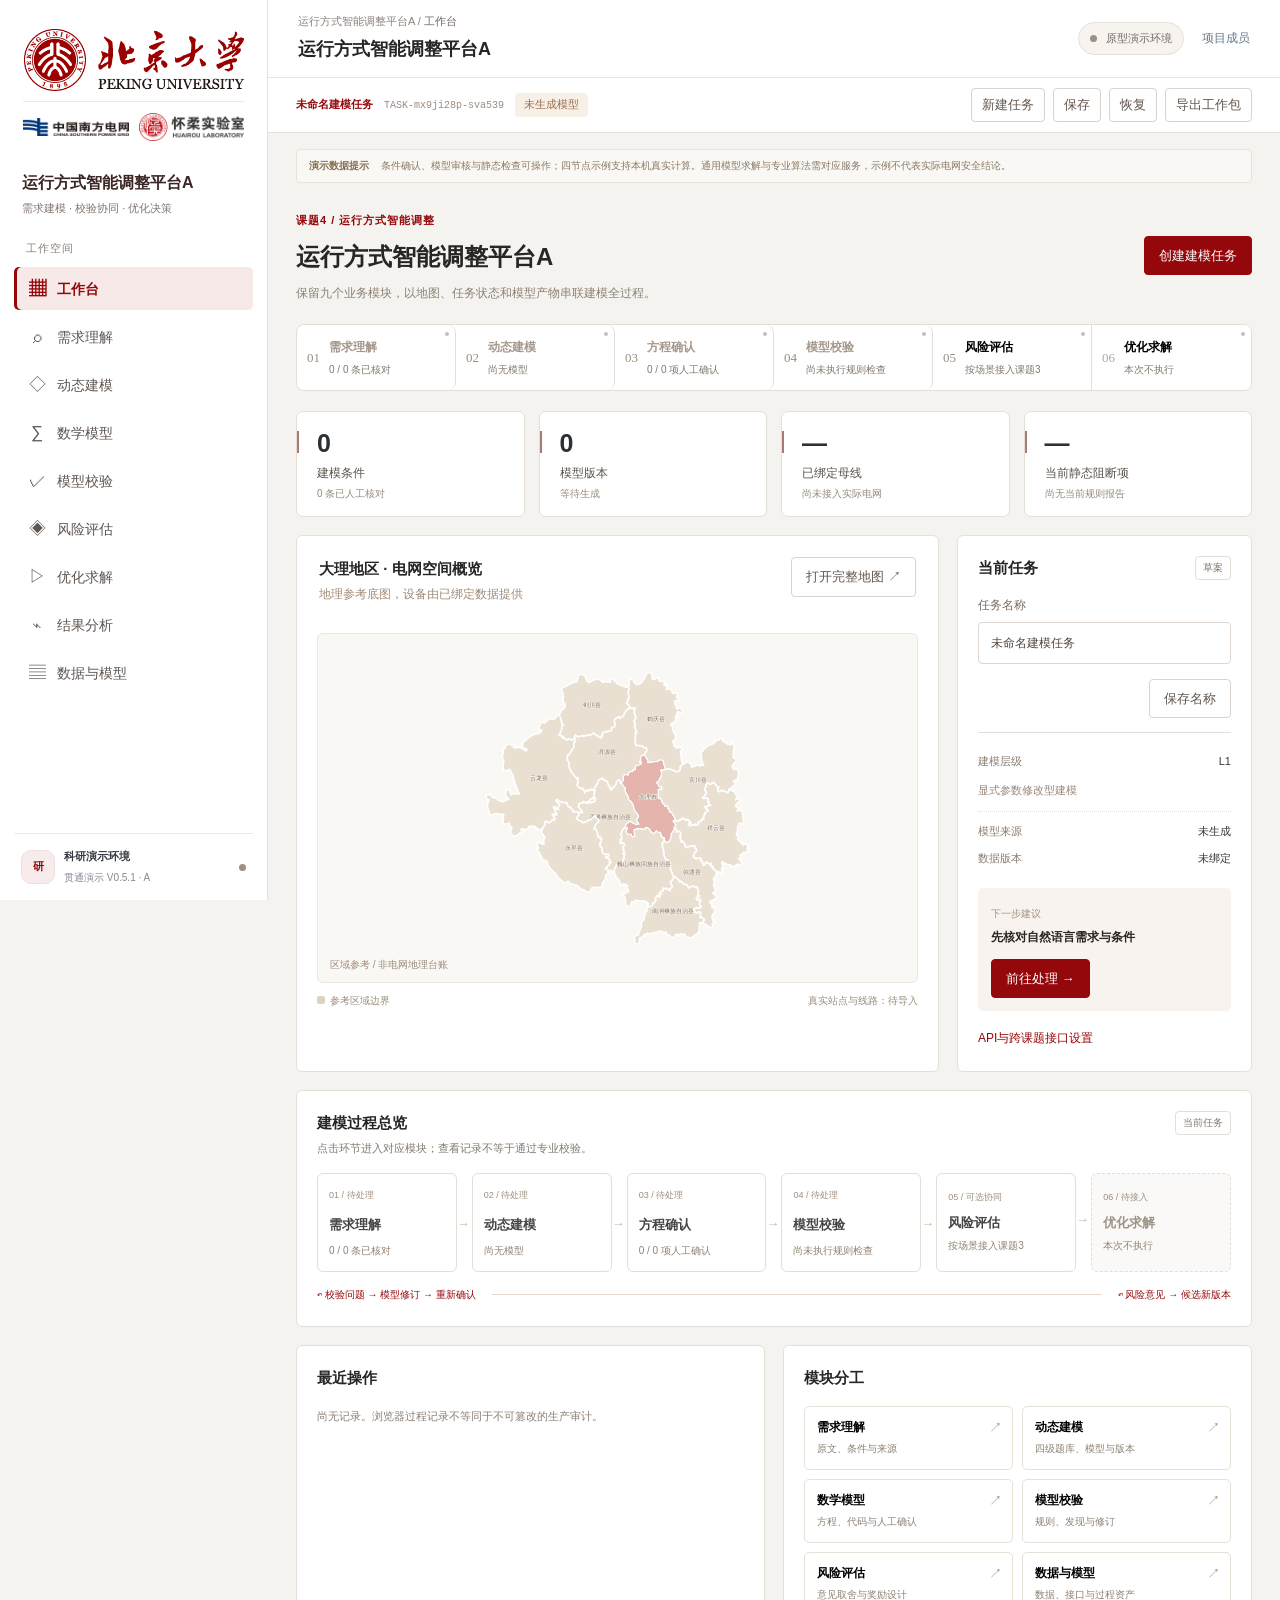
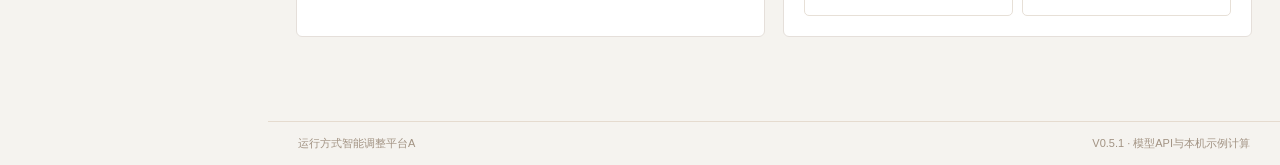
<file: releases/v051-platform-a/index.html>
<!doctype html>
<html lang="zh-CN">
<head>
  <meta charset="utf-8">
  <meta name="viewport" content="width=device-width,initial-scale=1">
  <meta name="theme-color" content="#94070a">
  <title>运行方式智能调整平台A</title>
  <link rel="stylesheet" href="styles.css">
  <link rel="stylesheet" href="branding.css?v=20261113-1">
  <link rel="stylesheet" href="research.css?v=20261113-3">
  <link rel="stylesheet" href="workflow.css?v=4">
  <link rel="stylesheet" href="visualization.css?v=5">
  <link rel="stylesheet" href="platform-a.css?v=051a">
</head>
<body>
<div class="shell">
  <aside class="sidebar" aria-label="平台导航">
    <div class="brand-area">
      <div class="partner-board" role="group" aria-label="项目单位标识：北京大学、中国南方电网、怀柔实验室">
        <div class="partner-logo partner-logo--pku">
          <img src="assets/partners-official/pku.png" width="394" height="111" alt="北京大学 Peking University" decoding="async" fetchpriority="high">
        </div>
        <div class="partner-logo partner-logo--csg">
          <img src="assets/partners-official/csg.png" width="228" height="40" alt="中国南方电网 China Southern Power Grid" decoding="async">
        </div>
        <div class="partner-logo partner-logo--huairou">
          <img src="assets/partners-official/huairou.png" width="234" height="62" alt="怀柔实验室 Huairou Laboratory" decoding="async">
        </div>
      </div>
      <div class="platform-brand">
        <strong>运行方式智能调整平台A</strong>
        <span>需求建模 · 校验协同 · 优化决策</span>
      </div>
    </div>
    <div class="side-caption">工作空间</div>
    <nav id="nav" aria-label="功能导航">
      <button class="nav active" data-page="home"><span class="nav-symbol" aria-hidden="true">▦</span><span>工作台</span></button>
      <button class="nav" data-page="request"><span class="nav-symbol" aria-hidden="true">⌕</span><span>需求理解</span></button>
      <button class="nav" data-page="model"><span class="nav-symbol" aria-hidden="true">◇</span><span>动态建模</span></button>
      <button class="nav" data-page="math"><span class="nav-symbol" aria-hidden="true">∑</span><span>数学模型</span></button>
      <button class="nav" data-page="check"><span class="nav-symbol" aria-hidden="true">✓</span><span>模型校验</span></button>
      <button class="nav" data-page="risk"><span class="nav-symbol" aria-hidden="true">◈</span><span>风险评估</span></button>
      <button class="nav" data-page="solve"><span class="nav-symbol" aria-hidden="true">▷</span><span>优化求解</span></button>
      <button class="nav" data-page="result"><span class="nav-symbol" aria-hidden="true">⌁</span><span>结果分析</span></button>
      <button class="nav" data-page="data"><span class="nav-symbol" aria-hidden="true">▤</span><span>数据与模型</span></button>
    </nav>
    <div class="profile"><div class="avatar">研</div><div><b>科研演示环境</b><small>贯通演示 V0.5.1 · A</small></div><i></i></div>
  </aside>
  <main class="main">
    <header class="topbar">
      <div><small class="breadcrumb">运行方式智能调整平台A / <span id="crumb">工作台</span></small><h1 id="heading">运行方式智能调整平台A</h1></div>
      <div class="top-right"><span class="pill"><i></i> 原型演示环境</span><span class="user">项目成员</span></div>
    </header>
    <div class="warning"><b>演示数据提示</b><span>条件确认、模型审核与静态检查可操作；四节点示例支持本机真实计算。通用模型求解与专业算法需对应服务，示例不代表实际电网安全结论。</span></div>
    <section id="view" class="view"></section>
    <footer>运行方式智能调整平台A <span>V0.5.1 · 四节点贯通演示</span></footer>
  </main>
</div>
<div id="toast" class="toast" role="status" aria-live="polite"></div>
<script src="model-contract.js?v=3"></script>
<script src="api-adapters.js?v=3"></script>
<script src="app.js?v=3"></script>
<script src="advanced.js?v=3"></script>
<script src="workflow-core.js?v=4"></script>
<script src="services-v4.js?v=4"></script>
<script src="workflow-ui.js?v=4"></script>
<script src="assets/geography/dali-reference.js"></script>
<script src="workflow-io.js?v=4"></script>
<script src="visual-map.js?v=5"></script>
<script src="visual-workflow.js?v=5"></script>
</body>
</html>
</file>
<file: releases/v051-platform-a/styles.css>
:root{--navy:#071b31;--navy2:#103655;--blue:#2679c4;--pale:#edf5fc;--ink:#1b2c3e;--muted:#75879a;--line:#e4ebf1;--bg:#f3f6f9;--green:#168b66;--amber:#a86c17}*{box-sizing:border-box}body{margin:0;background:var(--bg);color:var(--ink);font:14px "Segoe UI","Microsoft YaHei",sans-serif}.shell{min-height:100vh;display:flex}.sidebar{width:238px;background:linear-gradient(180deg,#071b31,#0c2b49);color:#d8e5f1;position:fixed;inset:0 auto 0 0;padding:23px 15px;display:flex;flex-direction:column}.brand-logo{width:100%;margin:0 0 24px;background:#fff;border-radius:9px;padding:7px 5px;overflow:hidden}.brand-logo img{display:block;width:100%;height:auto;object-fit:contain}.side-caption{font-size:10px;letter-spacing:1px;color:#718ba5;padding:0 12px 11px}nav{display:grid;gap:5px}.nav{border:0;background:transparent;color:#a9bfd3;border-radius:8px;height:43px;text-align:left;padding:0 13px;font:inherit;cursor:pointer}.nav:hover{background:#ffffff12;color:#fff}.nav.active{background:#174a75;color:#fff;box-shadow:inset 3px 0 #61b8ff}.profile{margin-top:auto;border-top:1px solid #ffffff20;padding:17px 7px 0;display:flex;align-items:center;gap:9px;font-size:11px}.profile b{color:#eaf3fb}.profile i,.pill i{width:7px;height:7px;border-radius:50%;background:#2ac28a;margin-left:auto}.avatar{width:34px;height:34px;border-radius:10px;background:#1c4c73;color:#9ed5ff;display:grid;place-items:center;font-weight:bold}.main{margin-left:238px;width:calc(100% - 238px);min-height:100vh;display:flex;flex-direction:column}.topbar{height:80px;background:white;border-bottom:1px solid var(--line);padding:0 32px;display:flex;align-items:center;justify-content:space-between}.breadcrumb{font-size:10px;color:#91a0ae}.breadcrumb span{color:#526a80}.topbar h1{font-size:19px;margin:5px 0 0}.top-right{display:flex;align-items:center;gap:18px}.pill{font-size:10px;background:#eef6fc;color:#4b7394;padding:7px 11px;border-radius:30px}.pill i{display:inline-block;margin:0 6px 0 0}.user{font-size:11px;color:#63788c}.warning{margin:17px 30px 0;padding:10px 13px;background:#fff8e9;border:1px solid #f0e3c6;border-radius:8px;color:#84652e;font-size:11px;display:flex;gap:12px;line-height:1.6}.warning b{white-space:nowrap;color:#9b6b1e}.view{padding:24px 30px 30px;max-width:1500px;width:100%;margin:auto;flex:1}footer{border-top:1px solid var(--line);padding:13px 30px;color:#98a6b4;font-size:10px;display:flex;justify-content:space-between}.title-row{display:flex;align-items:flex-end;justify-content:space-between;gap:15px;margin-bottom:19px}.eyebrow{font-size:10px;letter-spacing:1.5px;color:#287fc1;font-weight:bold}.title{font-size:21px;font-weight:700;margin:5px 0}.subtitle{font-size:11px;color:var(--muted)}.btn{border:1px solid #d9e3ec;background:#fff;color:#3b5a76;border-radius:7px;padding:9px 13px;font:inherit;font-size:11px;cursor:pointer}.btn.primary{background:#176fb5;color:white;border-color:#176fb5}.btn:hover{filter:brightness(.97)}.grid{display:grid;gap:15px}.four{grid-template-columns:repeat(4,minmax(0,1fr))}.three{grid-template-columns:repeat(3,minmax(0,1fr))}.two{grid-template-columns:repeat(2,minmax(0,1fr))}.card{background:#fff;border:1px solid var(--line);border-radius:11px;padding:17px;box-shadow:0 7px 22px #16344c08;min-width:0}.card-head{display:flex;align-items:center;justify-content:space-between;gap:10px;margin-bottom:13px}.card-head b{font-size:12px}.muted{color:var(--muted)}.tiny{font-size:10px}.metric{font-size:23px;font-weight:700;margin:8px 0 3px}.label{font-size:10px;color:var(--muted)}.status{display:inline-block;font-size:10px;padding:4px 8px;border-radius:20px;background:#eff2f5;color:#6e7e8e;white-space:nowrap}.status.green{background:#e8f7f0;color:#16835f}.status.amber{background:#fff5e5;color:#a86c17}.status.blue{background:#eaf4fc;color:#226fae}.hero{background:linear-gradient(110deg,#0a2947,#15517e);border-radius:13px;padding:25px 27px;color:#fff;display:flex;justify-content:space-between;align-items:center;min-height:165px}.hero h2{font-size:22px;margin:8px 0}.hero p{font-size:11px;color:#c2d8e9;line-height:1.8;max-width:580px}.hero .eyebrow{color:#8bc8f7}.hero-stat{text-align:right;color:#c4dced}.hero-stat strong{display:block;font-size:29px;color:#fff}.quick{display:grid;grid-template-columns:repeat(4,1fr);gap:11px;margin:16px 0}.quick button{background:white;border:1px solid var(--line);border-radius:9px;padding:13px;text-align:left;display:flex;align-items:center;gap:10px;cursor:pointer}.quick button:hover{border-color:#9bc5e7}.qicon{width:34px;height:34px;border-radius:9px;background:#edf5fc;color:#287fc1;display:grid;place-items:center;font-size:17px}.quick b{font-size:11px;display:block}.quick small{font-size:9px;color:var(--muted);display:block;margin-top:3px}.table{width:100%;border-collapse:collapse;font-size:10px}.table th{text-align:left;color:#8a9aaa;background:#f8fafc;padding:9px;font-weight:500}.table td{padding:11px 9px;border-top:1px solid #edf1f4;color:#465d73}.list{display:grid}.list-row{padding:10px 0;border-bottom:1px solid #edf1f4;display:flex;justify-content:space-between;gap:10px;font-size:11px}.list-row:last-child{border:0}.field{display:grid;gap:6px;margin:0 0 12px}.field label{font-size:10px;color:#687d91}.field input,.field select,.field textarea{width:100%;border:1px solid #dce5ed;border-radius:7px;padding:10px;font:inherit;font-size:11px;background:#fff;color:#2c4358}.field textarea{min-height:90px;resize:vertical}.form-grid{display:grid;grid-template-columns:1fr 1fr;gap:0 12px}.split{display:grid;grid-template-columns:1fr 1fr;gap:15px}.chat{min-height:320px;display:flex;flex-direction:column}.bubble{padding:11px 13px;border-radius:9px;font-size:11px;line-height:1.8;margin-bottom:10px;max-width:95%}.bubble.ai{background:#f0f5f9;color:#4b6278;align-self:flex-start}.bubble.user{background:#eaf4fc;color:#245f90;align-self:flex-end}.chat-input{display:flex;gap:7px;margin-top:auto}.chat-input input{flex:1;min-width:0;border:1px solid #dce5ed;border-radius:7px;padding:10px;font-size:11px}.level-list{display:grid;gap:8px}.level{width:100%;border:1px solid var(--line);background:#fff;border-radius:9px;padding:12px;display:flex;gap:11px;text-align:left;cursor:pointer;align-items:flex-start}.level.selected{border:1.5px solid #3b8bcb;background:#f2f8fd;box-shadow:0 0 0 3px #eaf4fc}.level-code{width:33px;height:33px;border-radius:8px;background:#eaf4fc;color:#176fb5;display:grid;place-items:center;font-weight:bold;flex:none}.level b{font-size:11px}.level small{display:block;font-size:10px;color:var(--muted);line-height:1.6;margin-top:4px}.level .status{margin-left:auto}.tabs{display:flex;gap:5px;border-bottom:1px solid var(--line);margin-bottom:15px;overflow:auto}.tab{border:0;border-bottom:2px solid transparent;background:none;padding:10px 12px;color:#8090a0;font-size:10px;cursor:pointer;white-space:nowrap}.tab.active{border-color:#267bc0;color:#176db2;font-weight:bold}.formula{background:#f6f9fb;border-radius:8px;padding:14px;text-align:center;color:#1c4668;font:16px Georgia,serif;margin:9px 0;overflow:auto}.code{background:#0c2238;color:#d5e7f5;padding:14px;border-radius:8px;font:11px/1.8 Consolas,monospace;white-space:pre-wrap}.callout{border-left:3px solid #4d9bd2;background:#f1f7fc;padding:10px 12px;border-radius:0 7px 7px 0;color:#5d748a;font-size:10px;line-height:1.7}.check{display:flex;align-items:center;gap:10px;padding:11px 0;border-bottom:1px solid #edf1f4}.check-icon{width:28px;height:28px;background:#f0f4f7;border-radius:8px;display:grid;place-items:center;color:#5e7991}.check b{font-size:11px}.check small{display:block;color:var(--muted);font-size:9px;margin-top:4px}.check .status{margin-left:auto}.empty{background:#f8fafc;border:1px dashed #d7e1e9;border-radius:8px;padding:24px;text-align:center;color:#8999a9;font-size:11px;line-height:1.8}.topology{background:#f5f9fc;border:1px solid #e1ebf3;border-radius:9px;padding:10px;min-height:235px}.topology svg{width:100%;height:210px}.edge{stroke:#83a9c8;stroke-width:2;fill:none}.edge.warn{stroke:#d5a14c;stroke-dasharray:5 4}.node{fill:#fff;stroke:#3688c6;stroke-width:2}.topology text{font:10px sans-serif;fill:#58748c}.timeline{display:flex;gap:4px;flex-wrap:wrap}.time{border:1px solid #dce5ed;background:white;color:#62778b;padding:6px 8px;border-radius:6px;font-size:9px;cursor:pointer}.time.active{background:#eaf4fc;border-color:#79b6e1;color:#176fb5;font-weight:bold}.bars{height:130px;display:flex;align-items:flex-end;gap:7px;padding:12px 5px 0;border-bottom:1px solid var(--line)}.bar{flex:1;background:linear-gradient(#65a9dc,#2879ba);border-radius:4px 4px 0 0}.toast{position:fixed;right:25px;bottom:22px;background:#102e49;color:white;border-radius:8px;padding:11px 15px;font-size:11px;opacity:0;transform:translateY(8px);transition:.2s;pointer-events:none}.toast.show{opacity:1;transform:none}.brand-logo{box-shadow:0 3px 12px #00000012}
@media(max-width:1050px){.sidebar{width:205px}.main{margin-left:205px;width:calc(100% - 205px)}.four{grid-template-columns:repeat(2,1fr)}.quick{grid-template-columns:repeat(2,1fr)}}@media(max-width:720px){.sidebar{width:62px;padding:14px 7px}.brand{padding:4px 3px 22px}.brand>div:last-child,.side-caption,.profile>div:not(.avatar),.profile i{display:none}.brand-icon{width:43px;height:43px}.nav{font-size:0;text-align:center;padding:0}.nav:first-letter{font-size:16px}.profile{justify-content:center;padding:14px 0 0}.main{margin-left:62px;width:calc(100% - 62px)}.topbar{padding:0 13px;height:70px}.top-right .pill,.user{display:none}.view{padding:18px 13px}.warning{margin:12px 13px 0}.two,.three,.split{grid-template-columns:1fr}.four{grid-template-columns:1fr 1fr}.quick{grid-template-columns:1fr 1fr}.hero-stat{display:none}.title-row{align-items:flex-start;flex-direction:column}.form-grid{grid-template-columns:1fr}footer{padding:12px 13px}}
</file>
<file: releases/v051-platform-a/branding.css>
/* Three institutional marks: official source art, original color, proportional sizing. Kept separate from the prototype's business styles. */:root {
  --sidebar-width: 292px;
}
.sidebar {
  width: var(--sidebar-width);
  padding: 20px 16px 16px;
  height: 100vh;
  height: 100dvh;
  overflow: hidden;
}
.main {
  margin-left: var(--sidebar-width);
  width: calc(100% - var(--sidebar-width));
  min-width: 0;
}
.brand-area {
  flex: 0 0 auto;
  margin-bottom: 16px;
}
.partner-board {
  display: grid;
  justify-items: center;
  gap: 11px;
  padding: 17px 17px 16px;
  background: #fff;
  border: 1px solid rgba(211, 225, 238, .9);
  border-radius: 12px;
  box-shadow: 0 8px 24px rgba(0, 10, 26, .13);
}
.partner-logo {
  display: flex;
  align-items: center;
  justify-content: center;
  width: 100%;
  min-width: 0;
}
.partner-logo img {
  display: block;
  width: auto;
  max-width: 100%;
  height: auto;
  object-fit: contain;
  flex: 0 1 auto;
}
.partner-logo--pku {
  padding-bottom: 12px;
  border-bottom: 1px solid #edf1f5;
}
.partner-logo--pku img { width: 222px; }
.partner-logo--csg img { width: 210px; }
.partner-logo--huairou img { width: 192px; }
.platform-brand {
  display: flex;
  align-items: baseline;
  gap: 9px;
  padding: 15px 3px 0;
}
.platform-brand strong {
  font-size: 15px;
  line-height: 1.5;
  letter-spacing: .5px;
  color: #f3f8fd;
  white-space: nowrap;
}
.platform-brand > span {
  color: #a8bfd3;
  font-size: 10px;
  line-height: 1.6;
  white-space: nowrap;
}
.sidebar .side-caption { flex: 0 0 auto; padding: 0 12px 10px; }
.sidebar #nav {
  display: flex;
  flex-direction: column;
  gap: 4px;
  flex: 1 1 auto;
  min-height: 0;
  overflow-y: auto;
  overscroll-behavior: contain;
  scrollbar-width: thin;
  scrollbar-color: #3b5a75 transparent;
  padding-bottom: 8px;
}
.sidebar .nav {
  display: flex;
  align-items: center;
  gap: 12px;
  flex: 0 0 40px;
  min-height: 40px;
  width: 100%;
  font-size: 13px;
  text-align: left;
  padding: 0 13px;
  white-space: nowrap;
}
.nav-symbol { width: 20px; text-align: center; font-size: 17px; line-height: 1; }
.sidebar .nav:focus-visible {
  outline: 2px solid #83c8ff;
  outline-offset: -2px;
}
.sidebar .profile { flex: 0 0 auto; margin-top: 10px; padding-top: 14px; }
.sidebar .profile small { display: block; color: #8da9c3; font-size: 10px; margin-top: 4px; }
.sidebar .profile > div:not(.avatar) { min-width: 0; }
@media (min-width: 761px) and (max-width: 1100px) {
  :root { --sidebar-width: 268px; }
  .sidebar { padding: 16px 14px 14px; }
  .partner-board { padding: 15px 13px; gap: 10px; }
  .partner-logo--pku img { width: 208px; }
  .partner-logo--csg img { width: 200px; }
  .partner-logo--huairou img { width: 184px; }
  .platform-brand { flex-direction: column; gap: 0; padding-top: 12px; }
  .brand-area { margin-bottom: 13px; }
  .main .topbar { padding-left: 22px; padding-right: 22px; }
  .main .topbar h1 { font-size: 17px; }
  .top-right .user { display: none; }
}
/* Small screens use a full-width header, not microscopic logos in an icon rail. */
@media (max-width: 760px) {
  .shell { display: block; }
  .sidebar {
    position: relative;
    inset: auto;
    width: 100%;
    height: auto;
    padding: 14px 14px 0;
    overflow: visible;
  }
  .brand-area { width: 100%; margin: 0 0 12px; }
  .partner-board {
    grid-template-columns: minmax(0, 1fr) minmax(0, 1fr);
    column-gap: 18px;
    row-gap: 9px;
    padding: 13px 15px 14px;
    max-width: 520px;
    margin: 0 auto;
    border-radius: 10px;
  }
  .partner-logo--pku { grid-column: 1 / -1; padding-bottom: 10px; }
  .partner-logo--pku img { width: 188px; }
  .partner-logo--csg img { width: 176px; }
  .partner-logo--huairou img { width: 164px; }
  .platform-brand { justify-content: center; padding-top: 11px; gap: 9px; }
  .platform-brand strong { font-size: 15px; }
  .platform-brand > span { font-size: 11px; }
  .sidebar .side-caption, .sidebar .profile { display: none; }
  .sidebar #nav {
    flex: none;
    flex-direction: row;
    overflow-x: auto;
    overflow-y: hidden;
    gap: 5px;
    margin: 0 -2px;
    padding: 2px 2px 12px;
    width: calc(100% + 4px);
    -webkit-overflow-scrolling: touch;
    scrollbar-width: thin;
  }
  .sidebar .nav {
    flex: 0 0 auto;
    width: auto;
    min-width: 99px;
    height: 40px;
    padding: 0 12px;
    gap: 7px;
    justify-content: center;
    font-size: 12px;
  }
  .sidebar .nav:first-letter { font-size: inherit; }
  .main { margin-left: 0; width: 100%; }
  .main .topbar { min-height: 70px; height: auto; padding: 14px; }
  .main .topbar h1 { font-size: 17px; line-height: 1.5; }
  .top-right .pill, .top-right .user { display: none; }
  .main .warning { margin: 12px 14px 0; }
  .main .view { padding: 18px 14px 24px; }
  .main .two, .main .three, .main .split { grid-template-columns: minmax(0, 1fr); }
  .main .form-grid { grid-template-columns: minmax(0, 1fr); }
  .main .hero-stat { display: none; }
  .main .title-row { align-items: flex-start; flex-direction: column; }
  .main footer { padding: 12px 14px; flex-wrap: wrap; gap: 7px; }
}
@media (max-width: 380px) {
  .partner-board { padding: 12px; column-gap: 13px; }
  .platform-brand { gap: 8px; }
  .platform-brand > span { font-size: 10px; }
}
/* Partner-logo composition: PKU above, CSG and Huairou side-by-side. */
.partner-board{grid-template-columns:minmax(0,1fr) minmax(0,1fr);grid-template-rows:auto auto;align-items:center;justify-items:center;column-gap:14px;row-gap:10px;padding:13px 12px 12px}
.partner-logo--pku{grid-column:1/-1;padding-bottom:10px}
.partner-logo--pku img{width:226px;max-width:100%}
.partner-logo--csg img,.partner-logo--huairou img{width:118px;max-width:100%}
.partner-logo--csg,.partner-logo--huairou{min-height:34px}
.platform-brand{flex-wrap:wrap;gap:4px 8px;padding-top:12px}
@media(min-width:761px) and (max-width:1100px){.partner-board{column-gap:10px;row-gap:8px;padding:12px 10px}.partner-logo--pku img{width:210px}.partner-logo--csg img,.partner-logo--huairou img{width:106px}}
@media(max-width:760px){.partner-board{grid-template-columns:minmax(0,1fr) minmax(0,1fr)}.partner-logo--pku img{width:205px}.partner-logo--csg img,.partner-logo--huairou img{width:145px}}
@media(max-width:380px){.partner-board{column-gap:9px}.partner-logo--csg img,.partner-logo--huairou img{width:126px}}
/* Remote model API and structured output UI */
.advanced-panel{margin-top:15px}.advanced-grid{display:grid;grid-template-columns:repeat(2,minmax(0,1fr));gap:12px}.advanced-field{display:grid;gap:6px;min-width:0}.advanced-field label{font-size:10px;color:#687d91}.advanced-field input,.advanced-field select,.advanced-field textarea{width:100%;min-width:0;border:1px solid #dce5ed;border-radius:7px;padding:10px;font:inherit;font-size:11px;background:#fff;color:#2c4358}.advanced-field input:focus{outline:0;border-color:#73add9;box-shadow:0 0 0 3px #eaf4fc}.advanced-actions{display:flex;gap:8px;justify-content:flex-end;flex-wrap:wrap;margin-top:12px}.endpoint-note{font-size:10px;color:#74879a;line-height:1.7}.case-grid{display:grid;grid-template-columns:repeat(2,minmax(0,1fr));gap:12px}.case-card{border:1px solid #e2eaf1;border-radius:9px;padding:13px;background:#fff;min-width:0}.case-card.selected{border-color:#438fc9;background:#f4f9fd;box-shadow:0 0 0 2px #e8f3fb}.case-card h4{margin:0 0 6px;font-size:12px}.case-card p{margin:0 0 10px;color:#73879a;font-size:10px;line-height:1.65}.case-prompt{max-height:150px;overflow:auto;white-space:pre-wrap;background:#f7f9fb;border:1px solid #e9eef3;border-radius:7px;padding:10px;font-size:10px;line-height:1.65;color:#43586c}.output-grid{display:grid;grid-template-columns:repeat(2,minmax(0,1fr));gap:12px}.output-block{border:1px solid #e3eaf0;border-radius:9px;background:#fff;padding:13px;min-width:0}.output-block h4{margin:0 0 9px;font-size:11px;color:#24435f;display:flex;align-items:center;justify-content:space-between;gap:8px}.output-block p,.output-block li{font-size:10px;line-height:1.7;color:#60758a}.output-block ul{margin:0;padding-left:17px}.output-block .code{max-height:220px;font-size:10px}.output-kv{display:grid;grid-template-columns:92px minmax(0,1fr);gap:7px 9px;font-size:10px}.output-kv span:nth-child(odd){color:#8292a1}.output-kv span:nth-child(even){color:#354e65;overflow-wrap:anywhere}.schema-banner{display:flex;justify-content:space-between;align-items:center;gap:12px;padding:10px 12px;background:#f0f6fb;border:1px solid #dfebf5;border-radius:8px;margin-bottom:12px}.schema-banner strong{font-size:11px;color:#27577e}.schema-banner small{display:block;font-size:9px;color:#7a8fa2;margin-top:3px}
@media(max-width:760px){.advanced-grid,.case-grid,.output-grid{grid-template-columns:minmax(0,1fr)}.schema-banner{align-items:flex-start;flex-direction:column}}
/* 2026-11-13 V0.3: restrained Peking University-inspired academic palette */
:root{--navy:#8c1d32;--navy2:#a3263d;--blue:#8c1d32;--pale:#f8edf0;--ink:#252a31;--muted:#737983;--line:#e6e2e2;--bg:#f5f5f4;--green:#237b5b;--amber:#9a6b22;--pku-red:#8c1d32;--pku-red-dark:#741629;--pku-red-pale:#f8edf0}
body{background:var(--bg);color:var(--ink)}
.sidebar{background:#fff;color:#424750;border-right:1px solid #e7e3e3;box-shadow:2px 0 12px rgba(40,24,28,.025)}
.sidebar .side-caption{color:#8a7b7e}
.sidebar .nav{color:#555b64}
.sidebar .nav:hover{background:#faf4f5;color:var(--pku-red)}
.sidebar .nav.active{background:var(--pku-red-pale);color:var(--pku-red);box-shadow:inset 3px 0 var(--pku-red);font-weight:650}
.sidebar .profile{border-top-color:#eee8e9}
.sidebar .profile b{color:#353a42}
.sidebar .profile small{color:#858b94}
.avatar{background:var(--pku-red-pale);color:var(--pku-red);border:1px solid #efdde1}
.platform-brand strong{color:#4a202b}
.platform-brand>span{color:#777d86}
.partner-board{box-shadow:0 3px 12px rgba(30,20,24,.055);border-color:#e9e3e4}
.main{background:#f6f6f5}
.topbar{border-bottom-color:#e8e4e4}
.breadcrumb span{color:var(--pku-red)}
.pill{background:#f8edf0;color:var(--pku-red)}
.pill i{background:var(--pku-red)}
.title-row .eyebrow{color:var(--pku-red)}
.btn.primary{background:var(--pku-red);border-color:var(--pku-red);color:#fff}
.btn.primary:hover{background:var(--pku-red-dark);border-color:var(--pku-red-dark)}
.btn:focus-visible,.nav:focus-visible,.tab:focus-visible,.level:focus-visible{outline:2px solid #b35a6d;outline-offset:2px}
.card{border-color:#e7e3e3;box-shadow:0 3px 12px rgba(35,28,30,.035);border-radius:9px}
.hero{background:#fff;color:var(--ink);border:1px solid #e8e2e3;border-left:4px solid var(--pku-red);border-radius:9px;box-shadow:none}
.hero h2{color:#292d33}.hero p{color:#686e77}.hero .eyebrow{color:var(--pku-red)}
.hero-stat{color:#777d86}.hero-stat strong{color:var(--pku-red)}
.quick button:hover{border-color:#c98b98;background:#fffdfd}
.qicon{background:var(--pku-red-pale);color:var(--pku-red)}
.status.blue{background:#f8edf0;color:var(--pku-red)}
.level.selected{border-color:#b65e70;background:#fcf6f7;box-shadow:0 0 0 2px #f7e9ec}
.level-code{background:#f8edf0;color:var(--pku-red)}
.tab.active{border-color:var(--pku-red);color:var(--pku-red)}
.formula{background:#f7f5f5;color:#45232b}
.callout{border-left-color:var(--pku-red);background:#faf4f5;color:#66565b}
.time.active{background:#f8edf0;border-color:#c98b98;color:var(--pku-red)}
.bars .bar{background:linear-gradient(#b65e70,#8c1d32)}
.topology{background:#faf9f8;border-color:#e9e5e3}.node{stroke:var(--pku-red)}.edge{stroke:#9b8b8f}
.schema-banner{background:#faf4f5;border-color:#eee0e3}.schema-banner strong{color:#702237}
.case-card.selected{border-color:#b65e70;background:#fdf8f9;box-shadow:0 0 0 2px #f7e9ec}
.output-block h4{color:#702237}.check-icon{background:#f8edf0;color:var(--pku-red)}
.toast{background:#4a202b}
.warning{background:#faf6ef;border-color:#eee5d4;color:#76613f}
@media(max-width:760px){.sidebar{background:#fff}.sidebar .nav.active{box-shadow:inset 0 -2px var(--pku-red)}.hero{padding:20px}}
</file>
<file: releases/v051-platform-a/research.css>
/* 北大红为主色：以官网列出的Web色值 #94070A 为依据，界面配色为本项目设计。 */
:root{--pku-red:#94070a;--pku-red-dark:#74080b;--pku-red-pale:#f7ebeb;--blue:#94070a;--navy:#94070a;--ink:#282624;--muted:#78726e;--line:#e5e0db;--bg:#f5f3ef;--sidebar-width:268px}
body{font-family:'Microsoft YaHei','PingFang SC','Segoe UI',sans-serif;font-size:14px;line-height:1.6;background:var(--bg);color:var(--ink)}
.sidebar{width:var(--sidebar-width);padding:18px 14px 14px;background:#fff;border-right:1px solid var(--line);box-shadow:none}
.main{margin-left:var(--sidebar-width);width:calc(100% - var(--sidebar-width));background:var(--bg)}
.partner-board{padding:11px 9px 12px;column-gap:10px;row-gap:8px;border:0;border-radius:0;box-shadow:none}
.partner-logo--pku{padding-bottom:10px;border-bottom-color:#eee8e2}.partner-logo--pku img{width:220px}.partner-logo--csg img,.partner-logo--huairou img{width:110px}
.platform-brand{padding:14px 8px 0;display:block}.platform-brand strong{font-size:17px;color:#3b2725}.platform-brand>span{display:block;font-size:12px;color:#817570;margin-top:2px}
.brand-area{margin-bottom:23px}.sidebar .side-caption{font-size:11px;color:#8b817b;letter-spacing:1px}
.sidebar #nav{gap:5px;scrollbar-color:#c6b5b2 transparent}.sidebar .nav{font-size:14px;min-height:43px;flex-basis:43px;border-radius:5px;gap:10px;color:#5e5651}
.sidebar .nav.active{background:#f6e9e8;color:var(--pku-red);box-shadow:inset 3px 0 var(--pku-red);font-weight:600}.sidebar .nav:hover{background:#faf3f1;color:var(--pku-red)}
.topbar{height:78px;padding:0 30px;background:#fff}.topbar h1{font-size:18px;font-weight:600}.breadcrumb{font-size:11px;color:#8a817c}.breadcrumb span{color:#706660}
.pill{font-size:11px;background:#f7f4f0;color:#776762;border:1px solid #e9dfd6}.pill i,.sidebar .profile i{background:#9c8f83}.user{font-size:12px}
.warning{margin:16px 28px 0;padding:8px 12px;background:#faf8f5;color:#8a7964;border-color:#e9e2d8;font-size:11px;border-radius:4px}.warning b{color:#856d50}
.view{padding:25px 28px 32px;max-width:1600px;margin:0 auto;width:100%}.title-row{margin-bottom:20px;align-items:center}.eyebrow{font-size:11px;letter-spacing:1px;color:var(--pku-red)}.title{font-size:24px;font-weight:600;margin:3px 0 6px;letter-spacing:.4px}.subtitle{font-size:13px;line-height:1.7;color:#847b75;max-width:760px}
.card{padding:20px;border:1px solid #e5dfda;border-radius:6px;box-shadow:none}.card-head{margin-bottom:16px;align-items:flex-start}.card-head b{font-size:15px;font-weight:600}.muted{color:#817972}.tiny,.label{font-size:12px}.metric{font-size:26px;font-weight:600;line-height:1.45}.btn{font-size:13px;line-height:1.5;padding:9px 14px;border-color:#dcd3cd;color:#63564d;border-radius:4px;background:#fff}.btn.primary{background:var(--pku-red);border-color:var(--pku-red)}.btn.primary:hover{background:#7c080b}.btn:disabled{opacity:.55;cursor:not-allowed}.btn.ghost{background:#faf5f2;border-color:#eee1d9}
.hero{background:#fff;color:#332b26;border:1px solid #e5dfda;border-top:3px solid var(--pku-red);border-left-width:1px;padding:25px 28px;min-height:166px;border-radius:5px;box-shadow:none}.hero h2{font-size:24px;letter-spacing:1px;font-weight:600;margin:8px 0 10px}.hero p{font-size:13px;color:#81766e;max-width:720px}.hero-stat strong{color:var(--pku-red)}.hero:after{display:none}
.quick button{border-color:#e5dfda;border-radius:5px;padding:18px 13px;gap:10px}.quick b{font-size:14px;font-weight:600}.quick small{font-size:11px;line-height:1.6}.qicon{font-size:13px;background:#f7efea;color:var(--pku-red);border-radius:3px;flex-shrink:0}
.status{font-size:11px;padding:3px 9px;border-radius:4px;font-weight:400}.status.blue{background:#f7eae8;color:var(--pku-red)}.status.amber{background:#f7f1e4;color:#9a773e}.status.green{background:#edf5f0;color:#36775c}
.table{font-size:13px}.table th{font-size:12px;background:#f8f5f1;color:#948174;padding:11px 10px}.table td{padding:12px 10px;color:#544b44;border-color:#f0ebe6}.list-row{font-size:13px;padding:12px 0;align-items:baseline}.list-row b{text-align:right;font-weight:500;overflow-wrap:anywhere}
.field label,.advanced-field label{font-size:12px;color:#786a60}.field input,.field select,.field textarea,.advanced-field input,.advanced-field select,.advanced-field textarea{font-size:13px;line-height:1.7;border:1px solid #ded6cf;padding:10px 12px;border-radius:4px;color:#4f453e;outline:none}
.field input:focus,.field select:focus,.field textarea:focus,.advanced-field input:focus{border-color:#ab6b66;box-shadow:0 0 0 2px #f7ece9}.field textarea{resize:vertical}.field{margin-bottom:15px}.endpoint-note{font-size:12px;color:#8c8179;line-height:1.8}.callout{border-left:2px solid #ae7770;background:#faf5f1;color:#826e62;padding:11px 14px;font-size:12px;line-height:1.8;border-radius:0}.empty{padding:25px 20px;background:#fcfaf7;border-color:#e5dbd1;color:#a4978b;font-size:13px}
.tag{display:inline-block;border:1px solid #e8e0da;border-radius:3px;padding:2px 6px;font-size:11px;color:#968375;background:#fff}.tabs{gap:14px;margin-bottom:20px;border-bottom-color:#e8dfd8}.tab{font-size:13px;padding:12px 4px}.tab.active{color:var(--pku-red);border-color:var(--pku-red)}
.level{padding:14px;gap:10px;border-radius:4px;min-height:92px;align-items:flex-start}.level b{font-size:14px;line-height:1.7}.level small{font-size:12px;color:#96867a}.level.selected{border:1px solid #a9544e;background:#fcf6f3;box-shadow:none}.level-code{background:#f5e9e4;color:var(--pku-red);border-radius:3px;font:600 13px/1.6 'Segoe UI',sans-serif;flex:none}
.level-strip{display:grid;grid-template-columns:repeat(4,minmax(0,1fr));gap:10px;margin-bottom:18px}.level-strip .level{display:block}.level-strip .level-code{display:inline-grid;width:30px;height:26px;margin-bottom:7px}.level-strip b{display:block;line-height:1.6}.level-strip small{display:block;font-size:11px}
.model-layout{display:grid;grid-template-columns:minmax(265px,.8fr) minmax(0,1.65fr);gap:18px}.case-card{border:1px solid #e7dfd6;border-radius:4px;padding:14px;margin-bottom:10px}.case-card:last-child{margin-bottom:0}.case-card.selected{border-color:#b78175;background:#fcf6f2;box-shadow:none}.case-card h4{font-size:13px;margin:0 0 5px}.case-card p{font-size:12px;margin:6px 0;color:#8e7f72}.case-level{display:flex;gap:9px}.case-level b{font-size:13px}.case-level small{display:block;font-size:11px;color:#9b8d81}.case-details{margin:12px 0}.case-details summary{cursor:pointer;font-size:12px;color:#8e7465}.case-prompt{font-size:13px;line-height:1.85;background:#fbf8f4;border-color:#e9e0d6;color:#746051;padding:14px;max-height:230px}.case-selected{padding:10px 0;font-size:12px;color:#8a786b}.case-selected span{display:block}
.request-layout{display:grid;grid-template-columns:minmax(0,1.3fr) minmax(260px,.8fr);gap:18px}.api-config{margin-top:16px}.api-config details summary{cursor:pointer;font-size:14px;color:#675345}.config-help{margin:10px 0 0}.form-actions{display:flex;gap:8px;flex-wrap:wrap;align-items:center;justify-content:flex-end;margin-top:15px}.request-status{font-size:12px;line-height:1.8;margin-top:12px;color:#8d6b56;overflow-wrap:anywhere}.source-label{font-size:11px;color:#a28b79;margin:6px 0 12px}.section-subtitle{font-size:12px;color:#a18a76;margin-top:4px}
.output-grid{gap:15px}.output-block{padding:19px;border:1px solid #e6ddd3;border-radius:5px}.output-block h4{font-size:14px;color:#58392f;font-weight:600;margin:0 0 16px}.output-block p,.output-block li{font-size:13px;line-height:1.85;color:#806c5b}.output-kv{grid-template-columns:105px minmax(0,1fr);font-size:13px;row-gap:9px}.output-kv span:nth-child(odd){color:#9a826e}.output-kv span:nth-child(even){color:#614938}.output-block.wide{grid-column:1/-1}.model-item{border-top:1px solid #eee5da;padding:12px 0;overflow-wrap:anywhere}.model-item:first-child{border:0;padding-top:0}.model-item-head{display:flex;gap:9px;align-items:baseline;flex-wrap:wrap;font-size:13px;color:#64432e}.model-item-head strong{font-weight:600}.model-item-id{font-size:11px;color:#b19a84}.item-expression,.formula-view{font:17px/1.9 Cambria,'Times New Roman','Microsoft YaHei',serif;white-space:pre-wrap;overflow-wrap:anywhere;background:#faf6ef;border-left:2px solid #ccb39b;color:#613f27;padding:13px;margin:8px 0}.item-detail{font-size:11px;line-height:1.8;color:#a28b75}.code{background:#282624;color:#e9e2d6;border-radius:4px;font:13px/1.8 Consolas,'Courier New',monospace;white-space:pre;overflow:auto;max-height:440px}.output-block .code{max-height:400px;font-size:13px}.result-toolbar{display:flex;gap:8px;flex-wrap:wrap}.schema-banner{background:#faf5ef;border-color:#e8ddd0;border-radius:4px;padding:12px}.schema-banner strong{font-size:13px;color:#886044}.schema-banner small{font-size:11px;color:#a48d77}.workflow{display:flex;gap:9px;flex-wrap:wrap;font-size:12px;color:#ab9681;margin:4px 0 18px}.workflow span{padding:3px 0}.workflow .current{color:var(--pku-red);font-weight:600}
.check b{font-size:13px}.check small{font-size:11px;line-height:1.7}.check{gap:9px;flex-wrap:wrap}.check-icon{background:#f4eae2;color:#94070a;flex:none}.check .status{margin-left:auto}.topology text{font-size:11px;fill:#897561}.edge{stroke:#9b8b8f}.edge.warn{stroke:#b88c4a}.node{stroke:#94070a}.bar{background:#a86b60!important}.time{font-size:11px}.time.active{background:#f6e8e2;border-color:#b17b6c;color:#94070a}.toast{background:#463930;font-size:13px;z-index:99;max-width:min(570px,calc(100vw - 30px));line-height:1.7}.topbar,.warning,.title-row,footer{flex-shrink:0}footer{font-size:11px;color:#a29383;border-color:#e5dbcf}
@media(min-width:761px) and (max-width:1150px){:root{--sidebar-width:242px}.partner-board{padding:10px 6px}.partner-logo--pku img{width:202px}.partner-logo--csg img,.partner-logo--huairou img{width:95px}.level-strip{grid-template-columns:repeat(2,minmax(0,1fr))}.model-layout,.request-layout{grid-template-columns:minmax(0,1fr)}.main .two{grid-template-columns:minmax(0,1fr)}}
@media(max-width:760px){.sidebar{width:100%;padding:12px 14px 0}.main{width:100%;margin-left:0}.partner-board{max-width:410px}.partner-logo--pku img{width:205px}.partner-logo--csg img,.partner-logo--huairou img{width:142px}.platform-brand{text-align:center;padding-top:10px}.platform-brand>span{display:inline;font-size:11px;margin-left:8px}.platform-brand strong{font-size:16px}.sidebar .nav{font-size:13px;min-height:42px}.view{padding:20px 14px}.topbar{padding:14px;height:auto}.warning{margin:12px 14px 0}.title{font-size:22px}.title-row{align-items:flex-start}.title-row .eyebrow{display:none}.title-row .result-toolbar{width:100%}.level-strip{grid-template-columns:repeat(2,minmax(0,1fr))}.level-strip .level{padding:12px}.model-layout,.request-layout,.output-grid{grid-template-columns:minmax(0,1fr)}.output-block.wide{grid-column:auto}.hero h2{font-size:21px}.card{padding:16px}.quick b{font-size:13px}.quick button{padding:13px 10px}.table{display:block;overflow-x:auto}.form-grid,.advanced-grid{grid-template-columns:minmax(0,1fr)}.output-kv{grid-template-columns:90px minmax(0,1fr)}.formula-view{font-size:15px}.code{font-size:12px}.case-card .form-actions{margin-top:8px}}
</file>
<file: releases/v051-platform-a/workflow.css>
/* PKU-inspired research workspace. Visual status never implies unexecuted checks passed. */
:root{--accent:#94070a;--paper:#fff;--soft:#f7eceb;--line:#e6dfda;--muted:#85766c}
.view{max-width:1680px}.task-strip{display:flex;justify-content:space-between;align-items:center;gap:12px;flex-wrap:wrap;background:#fff;border-bottom:1px solid var(--line);padding:10px 28px;font-size:12px}.task-strip strong{color:var(--accent)}.task-strip .form-actions{margin:0}.task-id{font:10px Consolas,monospace;color:#9a8b80}.v4-heading{display:flex;justify-content:space-between;align-items:flex-start;gap:12px;margin:4px 0 20px}.v4-heading h2{font-size:25px;margin:7px 0 9px;font-weight:650;letter-spacing:.4px}.v4-heading p{font-size:13px;line-height:1.8;color:#827267;margin:0}.stage-strip{display:grid;grid-template-columns:repeat(6,minmax(0,1fr));gap:8px;margin:18px 0 22px}.stage{padding:12px 11px;border:1px solid var(--line);border-radius:5px;background:#fff;cursor:pointer;text-align:left;min-width:0;color:#81746a}.stage strong{display:block;font-size:13px;margin:5px 0}.stage small{font-size:10px}.stage-num{color:var(--accent);font:18px Georgia,serif}.stage.done{border-bottom:3px solid #5c7e67}.stage.current{background:#fcf6f5;border-color:#b46c69}.stage.locked{opacity:.65}.v4-grid{display:grid;grid-template-columns:minmax(0,1.12fr) minmax(310px,.88fr);gap:18px}.v4-grid>*,.mini-grid>*,.form-grid>*{min-width:0}.v4-wide{grid-column:1/-1}.task-metrics{display:grid;grid-template-columns:repeat(4,minmax(0,1fr));gap:12px;margin-bottom:18px}.task-metrics .metric{font-size:23px}.mini-grid{display:grid;grid-template-columns:repeat(2,minmax(0,1fr));gap:16px}.section-intro{font-size:13px;line-height:1.9;color:#7b6b61;margin:3px 0 15px}.hint-box{background:#faf7f1;border:1px solid #e9dfd1;padding:13px 15px;border-radius:5px;color:#7b644f;font-size:12px;line-height:1.85;overflow-wrap:anywhere}.notice-box{margin:15px 0}.v4-checkbox{display:flex;align-items:flex-start;gap:8px;font-size:12px;line-height:1.85;margin:12px 0}.v4-checkbox input{margin-top:5px;accent-color:var(--accent);flex:none}.field label{font-size:12px}.field input,.field select,.field textarea{font-size:13px}.field textarea{line-height:1.85}.btn.small-btn{padding:6px 9px;font-size:11px}.btn:disabled{opacity:.45;cursor:not-allowed}.form-actions{align-items:center;gap:8px}.v4-toolbar{display:flex;flex-wrap:wrap;gap:8px;margin:12px 0}.tag-line{display:flex;flex-wrap:wrap;gap:7px;margin:10px 0}.helper-note{font-size:11px;line-height:1.85;color:#8c7d70;overflow-wrap:anywhere}.condition{border:1px solid var(--line);background:#fff;border-radius:5px;padding:14px;margin:10px 0}.condition.confirmed{border-left:3px solid #517b60}.condition header{display:flex;justify-content:space-between;align-items:center;margin-bottom:9px}.condition textarea{width:100%;min-height:70px;font:12px/1.8 'Microsoft YaHei',sans-serif;padding:9px;border:1px solid var(--line);border-radius:4px;resize:vertical}.condition input[type=text]{width:100%;margin:8px 0;font-size:11px;padding:8px;border:1px solid var(--line);border-radius:4px}.condition-list{max-height:650px;overflow:auto;padding-right:3px}.version-row{display:flex;align-items:center;justify-content:space-between;gap:9px;border-bottom:1px solid var(--line);padding:11px 0;font-size:12px}.version-row.selected{color:var(--accent)}.review-item{padding:17px;border:1px solid var(--line);background:#fff;border-radius:5px;margin:12px 0}.review-item header{display:flex;align-items:flex-start;gap:10px;flex-wrap:wrap}.review-item header strong{flex:1}.review-item .formula-view{background:#faf7f2;border-left:2px solid #c99c83;font:16px/1.95 Cambria,Georgia,'Microsoft YaHei',serif;white-space:pre-wrap;overflow-wrap:anywhere;margin:12px 0;padding:14px}.review-item .code{max-height:350px;overflow:auto;white-space:pre-wrap;overflow-wrap:anywhere}.model-item-id{font-size:10px;max-width:240px;overflow-wrap:anywhere}.review-item .item-meta{display:flex;gap:14px;flex-wrap:wrap;font-size:11px;color:#8a796b;line-height:1.8}.review-item .item-source{font-size:11px;color:#8a796b;line-height:1.8;margin-top:6px}.mapping-row{display:grid;grid-template-columns:minmax(0,1.2fr) minmax(170px,1fr) auto;gap:12px;align-items:center;border-bottom:1px solid var(--line);padding:12px 0;font-size:12px;line-height:1.8}.mapping-row select{width:100%;padding:6px;border:1px solid var(--line);min-height:70px;font:11px/1.6 'Microsoft YaHei',sans-serif}.rule-card{border:1px solid var(--line);border-left:3px solid #9b9086;padding:14px;margin:11px 0;border-radius:5px}.rule-card h4{display:flex;justify-content:space-between;gap:12px;margin:0 0 7px;font-size:13px}.rule-card p{font-size:12px;line-height:1.85;margin:5px 0;overflow-wrap:anywhere}.rule-card.pass{border-left-color:#56836b}.rule-card.warn{border-left-color:#b88b47}.rule-card.block{border-left-color:#a93535}.status.pass{background:#edf6f0;color:#386b50}.status.warn{background:#fcf3e6;color:#976727}.status.block{background:#fae8e9;color:#9f2930}.status.not_run{background:#f2f0ed;color:#8c8075}.status.confirmed{background:#edf5ee;color:#3f6c50}.status.rejected{background:#fae9e9;color:#a7353a}.status.pending{background:#f8efe7;color:#97704f}.status{max-width:100%;white-space:normal}.table-scroll{max-width:100%;overflow:auto;max-height:420px}.table td,.table th{font-size:12px;line-height:1.8;vertical-align:top}.table td pre{font:11px/1.7 Consolas,'Microsoft YaHei',monospace;white-space:pre-wrap;min-width:140px;max-width:380px;overflow-wrap:anywhere;margin:0}.data-editor,.json-editor{width:100%;min-height:230px;border:1px solid var(--line);border-radius:5px;background:#fff;padding:13px;font:12px/1.8 Consolas,'Microsoft YaHei',monospace;resize:vertical}.profile-config{padding:13px 0;border-bottom:1px solid var(--line)}.profile-config summary{font-size:13px;font-weight:600;cursor:pointer;padding:6px 0}.profile-config .advanced-grid{margin-top:15px}.profile-config input{font-size:12px}.api-log td{font-size:11px}.audit-list{padding:0;margin:0;list-style:none}.audit-list li{display:grid;grid-template-columns:142px minmax(0,1fr);gap:12px;padding:13px 0;border-bottom:1px solid #eee8e3;font-size:12px}.audit-list time{font:10px/1.9 Consolas,monospace;color:#9a8c7f}.page-status{font-size:12px;line-height:1.9;color:#94634d;margin:16px 0;min-height:20px;overflow-wrap:anywhere}.empty-state{text-align:center;line-height:1.9;color:#8d7b6e;padding:35px 22px;background:#fff;border:1px dashed #d8c8bb;border-radius:5px;font-size:13px}.empty-state h3{color:#6b4038;font-weight:600;font-size:17px}.risk-proposal{border:1px solid var(--line);border-radius:5px;padding:15px;margin:12px 0}.risk-proposal .expression{padding:13px;background:#faf7f3;font:15px/1.9 Cambria,Georgia,serif;overflow-wrap:anywhere}.reward-row input,.reward-row select{font-size:11px;min-width:100px;width:100%;border:1px solid var(--line);padding:8px;border-radius:3px}.reward-row input[type=number]{min-width:75px}.progress-ribbon{display:grid;grid-template-columns:repeat(3,minmax(0,1fr));gap:12px;margin:15px 0}.progress-ribbon>div{padding:16px;border:1px solid var(--line);background:#fff;border-radius:4px;font-size:12px;line-height:1.9}.progress-ribbon b{display:block;color:#6b4038}.geo-view{background:#faf9f7;border:1px solid var(--line);border-radius:5px;min-height:430px;overflow:hidden;position:relative}.geo-view svg{width:100%;height:500px;touch-action:none}.geo-view .region{fill:#ede5db;stroke:#fff;stroke-width:1.4;cursor:pointer}.geo-view .region:hover{fill:#d6b3ac}.geo-view text{font:12px 'Microsoft YaHei',sans-serif;fill:#756354}.geo-view .net-node{fill:#fff;stroke:var(--accent);stroke-width:2;cursor:pointer}.geo-view .net-node:hover{fill:#ecc6c3}.geo-view .net-edge{stroke:#ac9a8f;stroke-width:2}.geo-view .net-edge[data-status='0']{stroke-dasharray:5 4;opacity:.5}.map-legend{font-size:11px;line-height:1.8;color:#8e7b6b;margin:10px 0}.contract-links{display:flex;flex-wrap:wrap;gap:12px;font-size:12px}.contract-links a{color:#94070a}.v4-modal{position:fixed;inset:0;z-index:60;background:#2a211c66;display:flex;align-items:center;justify-content:center;padding:20px}.v4-modal>section{background:#fff;border-radius:6px;padding:24px;width:min(900px,100%);max-height:90vh;overflow:auto}.v4-modal .json-editor{min-height:270px}.wide-code{white-space:pre-wrap;overflow-wrap:anywhere;max-height:450px;overflow:auto}.v4-modal [hidden]{display:none}.request-dirty{color:#a2292f}.case-card details{font-size:11px;line-height:1.8}.case-card details p{font-size:12px;line-height:1.9;max-height:230px;overflow:auto}.case-card summary{cursor:pointer}.v4-grid .card{margin-bottom:0}#view>.card{margin-top:18px}hr{border:0;border-top:1px solid var(--line);margin:20px 0}.v4-top-actions{display:flex;align-items:center;gap:8px;flex-wrap:wrap}input:focus-visible,select:focus-visible,textarea:focus-visible{outline:2px solid #bf8f87;outline-offset:1px}
@media(max-width:1150px){.v4-grid{grid-template-columns:minmax(0,1fr)}.stage-strip{grid-template-columns:repeat(3,minmax(0,1fr))}.mini-grid{grid-template-columns:minmax(0,1fr)}}
@media(max-width:760px){.task-strip{padding:10px 14px}.stage-strip{grid-template-columns:repeat(2,minmax(0,1fr))}.task-metrics{grid-template-columns:repeat(2,minmax(0,1fr))}.v4-heading{display:block}.v4-heading h2{font-size:22px}.mapping-row{grid-template-columns:1fr}.audit-list li{grid-template-columns:1fr;gap:3px}.progress-ribbon{grid-template-columns:1fr}.geo-view{min-height:330px}.geo-view svg{height:360px}.v4-modal{padding:8px}.v4-modal>section{padding:16px}.review-item header strong{min-width:150px}.review-item .form-actions{justify-content:flex-start}.level-strip{grid-template-columns:1fr}.condition-list{max-height:none}}

.review-note{width:100%;padding:9px;margin:10px 0 2px;border:1px solid var(--line);border-radius:4px;font-size:12px}
</file>
<file: releases/v051-platform-a/visualization.css>
/* V0.5: restrained research workspace. The original nine modules and PKU palette remain. */
:root{--pku:#94070a;--pku-soft:#f5e8e7;--earth:#f5f2ed;--charcoal:#2b3035;--quiet:#81796e;--stroke:#e4ded6;--ready:#5e7e70;--attention:#ac7c37}
[hidden]{display:none!important}.view{max-width:1680px}.sidebar{overflow-y:auto}.profile{flex-shrink:0}.nav{display:flex;align-items:center;gap:10px}.vf-nav-count{font-style:normal;font-size:10px;margin-left:auto;min-width:18px;border:1px solid #e1c6c5;background:#fbf5f4;color:var(--pku);border-radius:4px;padding:0 4px;text-align:center}.vf-data-tag{font-size:10px;border:1px solid var(--stroke);padding:3px 7px;border-radius:4px;color:var(--quiet);white-space:nowrap}.text-btn{border:0;background:transparent;color:var(--pku);font:inherit;font-size:12px;cursor:pointer;padding:3px 0;text-align:left}.text-btn:hover{text-decoration:underline}.task-strip{font-size:11px}.task-strip .btn{padding:6px 10px}.warning{font-size:10px;padding:8px 12px}.card{box-shadow:none}.vf-panel{margin:0 0 18px}.vf-panel .card-head{margin-bottom:15px}.vf-panel .section-subtitle{font-size:11px;line-height:1.6;margin:5px 0 0;color:var(--quiet)}.vf-stages{display:grid;grid-template-columns:repeat(6,minmax(0,1fr));border:1px solid var(--stroke);border-radius:8px;overflow:hidden;background:white;margin-bottom:20px}.vf-stage{position:relative;border:0;border-right:1px solid var(--stroke);background:white;display:flex;align-items:center;gap:9px;padding:13px 10px;text-align:left;font:inherit;cursor:pointer;min-width:0}.vf-stage:last-child{border-right:0}.vf-stage.current{background:#faf1f0;box-shadow:inset 0 -2px var(--pku)}.vf-stage:hover{background:#f8f5f1}.vf-stage .vf-num{font:13px Georgia,serif;color:#9a8e80}.vf-stage b{display:block;font-size:12px;white-space:nowrap}.vf-stage small{display:block;font-size:10px;color:var(--quiet);margin-top:5px;line-height:1.4}.vf-dot{position:absolute;right:6px;top:7px;width:4px;height:4px;border-radius:50%;background:#c6c0b9}.ready .vf-dot{background:var(--ready)}.attention .vf-dot,.stale .vf-dot{background:#b18b53}.blocked .vf-dot{background:var(--pku)}.locked .vf-num{color:#aaa}.vf-stat{min-width:0}.vf-stat strong{font-size:25px;font-weight:650;display:block;line-height:1.3;color:var(--charcoal);font-variant-numeric:tabular-nums}.vf-stat span{display:block;font-size:12px;color:#59534a;margin-top:5px}.vf-stat small{display:block;color:#978b7d;font-size:10px;line-height:1.5;margin-top:3px}.vf-three{display:grid;grid-template-columns:repeat(3,minmax(0,1fr));gap:20px}.vf-bar{height:9px;border-radius:5px;overflow:hidden;background:#efebe6;display:flex;margin:18px 0 8px}.vf-bar>span{height:100%;min-width:0;transition:width .25s}.vf-bar .ready,.vf-count-legend .ready{background:#6b8a7c}.vf-bar .pending,.vf-count-legend .pending{background:#d9c9b5}.vf-bar .blocked,.vf-count-legend .blocked{background:#aa484b}.vf-count-legend{display:flex;gap:18px;flex-wrap:wrap;font-size:11px;color:#766d61}.vf-count-legend>span{display:flex;align-items:center;gap:6px}.vf-count-legend i{width:7px;height:7px;border-radius:2px}.vf-count-legend b{color:#3c3935;font-weight:500}.vf-home-heading{display:flex;align-items:center;justify-content:space-between;margin:0 0 21px;gap:16px}.vf-home-heading h2{margin:8px 0;font-size:24px;font-weight:650}.vf-home-heading p{margin:0;color:#8b8174;font-size:12px}.vf-home-metrics{display:grid;grid-template-columns:repeat(4,1fr);gap:14px;margin-bottom:18px}.vf-home-metrics .vf-stat{background:white;border:1px solid var(--stroke);border-radius:7px;padding:15px 20px;position:relative}.vf-home-metrics .vf-stat:before{content:"";position:absolute;height:22px;width:2px;left:0;top:19px;background:#a77b73}.vf-home-grid{display:grid;grid-template-columns:minmax(0,1fr) 295px;gap:18px;margin-bottom:18px}.vf-home-map{padding-bottom:10px;overflow:hidden}.vf-home-map .card-head{padding:1px 2px 0}.vf-map-preview{display:block;position:relative;border:1px solid #eee7de;border-radius:6px;background:#faf8f4;width:100%;height:350px;cursor:pointer;overflow:hidden}.vf-map-preview svg{height:100%;width:100%;padding:13px}.vf-map-preview:hover{border-color:#ccb1a8}.vf-map-preview .vm-region-name{font-size:12px}.vf-map-label{position:absolute;left:12px;bottom:10px;color:#9c8c7e;font-size:10px}.vf-map-caption{display:flex;justify-content:space-between;margin-top:10px;color:#9b8b7b;font-size:10px;gap:10px}.vf-map-caption i{display:inline-block;background:#ddd2c2;width:8px;height:8px;border-radius:2px;margin-right:5px}.vf-home-side .field{margin-bottom:6px}.vf-home-side .field input{font-size:12px}.vf-task-facts{border-top:1px solid var(--stroke);margin-top:14px;padding:10px 0}.vf-task-facts>div{display:flex;justify-content:space-between;gap:8px;margin:10px 0;font-size:11px;color:#8a7c6e}.vf-task-facts strong{font-weight:500;color:#3b3834;overflow-wrap:anywhere;text-align:right}.vf-task-facts p{font-size:11px;line-height:1.6;color:#978779;border-bottom:1px dotted var(--stroke);padding-bottom:11px}.vf-next{background:#f8f3ee;border-radius:5px;padding:13px;margin-bottom:15px}.vf-next small{color:#a39280;font-size:10px}.vf-next b{display:block;font-size:12px;line-height:1.8;margin:4px 0 10px}.vf-home-bottom{display:grid;grid-template-columns:1fr 1fr;gap:18px}.vf-module-links{display:grid;grid-template-columns:1fr 1fr;gap:9px}.vf-module-links button{position:relative;background:white;border:1px solid #e7e0d7;border-radius:5px;padding:12px 26px 12px 12px;text-align:left;cursor:pointer}.vf-module-links b{display:block;font-size:12px}.vf-module-links small{display:block;font-size:10px;color:#8d8071;margin-top:5px;line-height:1.6}.vf-module-links span{position:absolute;right:10px;top:12px;color:#a88f7f}.vf-flow-main{display:grid;grid-template-columns:repeat(6,minmax(0,1fr));gap:15px}.vf-flow-node{position:relative;display:block;padding:13px 11px;border:1px solid var(--stroke);border-radius:6px;background:white;text-align:left;min-width:0;cursor:pointer;color:#444}.vf-flow-node:not(:last-child):after{content:"→";position:absolute;right:-14px;top:38px;color:#c4b7a6}.vf-flow-node>span{display:block;font-size:9px;color:#9e8f7e}.vf-flow-node b{display:block;font-size:13px;margin:10px 0 6px}.vf-flow-node small{font-size:10px;color:#918170;line-height:1.5;display:block}.vf-flow-node.ready{border-top:2px solid #6b8a7c}.vf-flow-node.attention,.vf-flow-node.stale{border-top:2px solid #c09556}.vf-flow-node.blocked{border-top:2px solid var(--pku)}.vf-flow-node.locked{background:#faf9f7;border-style:dashed;color:#9d9386}.vf-flow-feedback{display:flex;justify-content:space-between;align-items:center;gap:16px;margin:12px 0 0}.vf-flow-feedback span{height:1px;background:#e6d8cf;flex:1}.vf-flow-feedback .text-btn{font-size:10px}.vf-condition-track{display:flex;align-items:center;gap:20px;border-top:1px solid var(--stroke);margin-top:15px;padding-top:16px}.vf-condition-track>div{flex:1}.vf-condition-track span{font-size:10px;color:#a98c75;display:block}.vf-condition-track b{font-size:12px;margin:4px 0;display:block}.vf-condition-track small{font-size:10px;color:#9b8f81}.vf-condition-track i{font-style:normal;color:#c3b9ac}.vf-model-counts{display:grid;grid-template-columns:repeat(5,1fr);gap:12px;padding-bottom:16px;border-bottom:1px solid var(--stroke)}.vf-model-counts .vf-stat strong{font-size:21px}.vf-lineage{display:flex;gap:15px;margin:16px 0 10px;overflow-x:auto;padding:0 1px 7px}.vf-version{min-width:130px;max-width:190px;background:white;border:1px solid var(--stroke);border-radius:5px;cursor:pointer;text-align:left;padding:10px;position:relative}.vf-version:not(:last-child):after{content:"→";position:absolute;right:-13px;top:25px;color:#c0b2a3}.vf-version.active{border-color:#aa504f;background:#fcf5f4}.vf-version span{font:17px Georgia,serif;color:#94070a}.vf-version b{display:block;font-size:11px;margin:5px 0}.vf-version small{display:block;font-size:10px;color:#9c8e7e;line-height:1.6;white-space:normal}.vf-review-summary{display:grid;grid-template-columns:1fr 260px;gap:30px;align-items:center}.vf-review-summary>p{font-size:11px;color:#938474;line-height:1.9}.vf-coverage-detail{margin-top:12px;border-top:1px solid var(--stroke);padding-top:12px;font-size:12px}.vf-coverage-svg{width:100%;max-height:520px;margin:20px 0}.vf-coverage-svg text{font:11px 'Microsoft YaHei',sans-serif;fill:#695e52}.vf-coverage-condition{cursor:pointer}.vf-coverage-condition rect{fill:#faf6f1;stroke:#e6ddd2}.vf-coverage-condition:hover rect{stroke:#94070a}.vf-coverage-target{fill:#f6eae8;stroke:#e2c9c6}.vf-link{fill:none;stroke:#c2b19b;stroke-width:1.1;opacity:.7}.vf-validation-chart{display:grid;grid-template-columns:130px 1fr 250px;gap:25px;align-items:center}.vf-donut{height:120px;width:120px;border-radius:50%;display:grid;place-items:center}.vf-donut>div{background:white;width:90px;height:90px;border-radius:50%;display:flex;flex-direction:column;align-items:center;justify-content:center}.vf-donut strong{font-size:26px;font-weight:500}.vf-donut small{font-size:10px;color:#9a8c7b}.vf-validation-counts{display:grid;grid-template-columns:1fr 1fr;gap:8px}.vf-rule-filter{display:flex;align-items:center;gap:8px;background:#faf8f4;border:1px solid #e8e0d5;border-radius:5px;padding:12px;font-size:11px;cursor:pointer}.vf-rule-filter i{width:7px;height:7px;border-radius:2px}.vf-rule-filter strong{margin-left:auto;font-size:18px;font-weight:500}.vf-rule-filter.selected{border-color:#94070a}.vf-validation-caption b{font-size:12px}.vf-validation-caption p{font-size:11px;color:#8d8070;line-height:1.8}.vf-risk-path,.vf-data-chain{display:flex;align-items:center;gap:14px}.vf-risk-path>div,.vf-data-chain>div{flex:1;min-width:0;padding:14px;border:1px solid #e4d9cc;border-radius:5px;background:#fcfaf7}.vf-risk-path b,.vf-data-chain b{display:block;font-size:13px;margin:6px 0;overflow-wrap:anywhere}.vf-risk-path small,.vf-data-chain span{font-size:10px;color:#9f8b74}.vf-risk-path span,.vf-data-chain small{font-size:10px;color:#8c7d6c;display:block;overflow-wrap:anywhere;line-height:1.5}.vf-risk-path i,.vf-data-chain i{font-style:normal;color:#baab98}.vf-data-chain .ready{border-color:#9bad9c}.vf-risk-meta{display:flex;gap:30px;margin-top:15px;font-size:11px;color:#8c7b68}.vf-handoff{display:flex;gap:14px;flex-wrap:wrap}.vf-handoff>span{display:flex;align-items:center;gap:8px;font-size:12px;background:#faf8f4;border:1px solid #e5ded4;border-radius:5px;padding:12px 16px}.vf-handoff i{font-style:normal;color:#a89c8e}.vf-handoff .ready i{color:#557568}.vf-handoff .locked{color:#a69b8d;border-style:dashed}.vf-result-tabs{display:flex;gap:24px;border-bottom:1px solid #ded5ca;margin-bottom:18px}.vf-result-tabs button{background:none;border:0;border-bottom:2px solid transparent;padding:12px 5px;color:#918476;font-size:13px;cursor:pointer}.vf-result-tabs .active{border-bottom-color:var(--pku);color:var(--pku);font-weight:600}.vf-artifact-grid{display:grid;grid-template-columns:repeat(4,1fr);gap:15px;margin-bottom:18px}.vf-artifact-grid button{text-align:left;cursor:pointer}.vf-artifact-grid b{font-size:12px}.vf-artifact-grid strong{display:block;font-size:24px;margin:12px 0}.vf-artifact-grid span{font-size:10px;color:#a28b77}.vf-history-search{border:1px solid var(--stroke);padding:8px;border-radius:5px;font:inherit;font-size:11px;width:220px}.vf-replay{background:#faf7f2;border:1px solid var(--stroke);padding:16px;border-radius:6px}.vf-replay-controls{display:flex;gap:8px;align-items:center}.vf-replay-controls>span{margin-left:auto;font-size:11px;color:#a28b76}.vf-replay input[type=range]{width:100%;margin:16px 0;accent-color:#94070a}.vf-event-focus{min-height:90px;display:grid;gap:8px}.vf-event-focus time{font-size:10px;color:#a28b76}.vf-event-focus b{font-size:13px}.vf-event-focus p{font-size:12px;margin:0;line-height:1.8;color:#85725e;overflow-wrap:anywhere}.vf-event-list{max-height:480px;overflow-y:auto;margin-top:16px}.vf-event{display:grid;grid-template-columns:30px 145px 1fr;gap:12px;width:100%;padding:12px;border:0;border-bottom:1px solid #ede5db;background:white;text-align:left;cursor:pointer}.vf-event.active{background:#f9eeeb}.vf-event-index{font-size:11px;color:#ae9781}.vf-event time{font-size:10px;color:#9a8b7a}.vf-event b{display:block;font-size:12px}.vf-event small{display:block;font-size:11px;color:#8c7d6d;line-height:1.7;margin-top:5px;overflow-wrap:anywhere}
/* Geographic and topology explorer */
.vm-explorer{background:white;border:1px solid var(--stroke);border-radius:8px;overflow:hidden}.vm-head{display:flex;align-items:center;justify-content:space-between;padding:16px 18px;gap:14px;border-bottom:1px solid #eee6dc}.vm-head h3{font-size:16px;margin:0 0 6px}.vm-head p{font-size:10px;color:#988875;margin:0}.vm-tools{display:flex;gap:6px;flex-wrap:wrap}.vm-tools .btn{font-size:10px;padding:7px 10px}.vm-dataset-toolbar{display:flex;justify-content:space-between;gap:12px;align-items:center;padding:10px 16px;background:#fdfcfa;border-bottom:1px solid var(--stroke)}.vm-segments{display:flex;border:1px solid #e2d8cb;border-radius:5px;overflow:hidden}.vm-segments button{border:0;background:white;font-size:10px;padding:7px 10px;color:#95806c;cursor:pointer}.vm-segments .active{background:#f0e5e2;color:#94070a}.vm-layer-switches{display:flex;gap:10px;flex-wrap:wrap;font-size:10px;color:#8e7e6b}.vm-layer-switches label{display:flex;align-items:center;gap:4px;cursor:pointer}.vm-layer-switches input{accent-color:#94070a;margin:0}.vm-body{display:grid;grid-template-columns:170px minmax(280px,1fr) 205px;min-height:460px}.vm-catalog{border-right:1px solid var(--stroke);padding:12px 10px;background:#fff}.vm-search{border:1px solid var(--stroke);border-radius:5px;display:flex;align-items:center;gap:5px;padding:7px;background:#fdfcfb;color:#9c8973}.vm-search input{border:0;background:transparent;font-size:10px;width:100%;outline:none;min-width:0}.vm-filter{display:flex;align-items:center;gap:8px;font-size:10px;color:#9c8973;margin:9px 0 13px}.vm-filter select{flex:1;min-width:0;border:1px solid var(--stroke);font-size:10px;border-radius:4px;background:#fff;padding:4px;color:#817361}.vm-list-title{font-size:11px;font-weight:600;margin:10px 0;color:#6c5d4d;display:flex;justify-content:space-between}.vm-list-title span{font-size:10px;color:#a4917b;font-weight:400}.vm-object-list{max-height:350px;overflow:auto}.vm-object{width:100%;border:0;background:white;display:flex;align-items:center;gap:7px;padding:8px 5px;border-radius:4px;text-align:left;cursor:pointer}.vm-object:hover,.vm-object.active{background:#f9eeeb}.vm-object b{display:block;font-size:10px;font-weight:500;line-height:1.6;overflow-wrap:anywhere}.vm-object small{font-size:9px;color:#a38e76;display:block;line-height:1.6}.vm-object-kind{font-size:9px;padding:3px 4px;border-radius:3px;background:#f0e9e0;color:#a0876a;flex-shrink:0}.vm-object-kind.bus{background:#f6e4e3;color:#9d5350}.vm-object-kind.branch{background:#eaf0eb;color:#6a8e79}.vm-object-kind.generator{background:#eeeae1;color:#9e8b64}.vm-map-pane{position:relative;min-width:0;background:#faf8f4;overflow:hidden}.vm-canvas{width:100%;height:460px;position:relative;outline:none;touch-action:none}.vm-canvas:focus-visible{box-shadow:inset 0 0 0 2px #9b3e3f}.vm-svg{width:100%;height:100%;touch-action:none;display:block}.vm-region{fill:#e9e0d2;stroke:#fff;stroke-width:1.5;vector-effect:non-scaling-stroke;cursor:pointer}.vm-region:hover,.vm-region:focus{fill:#ddc7b7;stroke:#b77d70;outline:none}.vm-region.selected{fill:#e4b4ad;stroke:#a54e4a;stroke-width:1.5}.vm-region-name{font:12px "Microsoft YaHei","Noto Sans CJK SC",sans-serif;fill:#786550;text-anchor:middle;pointer-events:none;paint-order:stroke;stroke:#faf8f4;stroke-width:2px;stroke-linejoin:round}.vm-line-hit{stroke:transparent;stroke-width:12;vector-effect:non-scaling-stroke;cursor:pointer}.vm-line{stroke:#6f9485;stroke-width:2;vector-effect:non-scaling-stroke;pointer-events:none}.vm-line-group.off .vm-line{stroke:#b18a50;stroke-dasharray:7 4}.vm-line-group.unknown .vm-line{stroke:#9b9f9b;stroke-dasharray:3 4}.vm-line-group.selected .vm-line,.vm-line-group.related .vm-line{stroke:#94070a;stroke-width:3}.vm-bus{cursor:pointer}.vm-bus circle{fill:#fff;stroke:#a34b49;stroke-width:2;vector-effect:non-scaling-stroke}.vm-bus text{font:11px "Microsoft YaHei",sans-serif;fill:#6b5641;paint-order:stroke;stroke:#faf8f4;stroke-width:2}.vm-bus.selected circle{fill:#94070a;stroke:#f5d2cd;stroke-width:4}.vm-generator{cursor:pointer}.vm-generator rect{fill:#6b8c78;stroke:white;stroke-width:1.5;vector-effect:non-scaling-stroke}.vm-generator.selected rect{fill:#94070a}.vm-north{position:absolute;top:13px;left:14px;font:10px Georgia;color:#a2886b;pointer-events:none;text-align:center}.vm-north span{display:block;font-size:25px}.vm-map-label{position:absolute;right:12px;top:13px;pointer-events:none;font-size:9px;color:#a99276;background:#fffdf8d9;padding:4px 8px;border:1px solid #ebe2d5;border-radius:3px}.vm-mini{position:absolute;right:11px;bottom:62px;width:100px;height:68px;border:1px solid #dacebc;background:#fbf9f5;border-radius:4px;pointer-events:none;opacity:.9;overflow:hidden}.vm-mini .vm-region-name,.vm-mini text{display:none}.vm-map-tip{position:absolute;left:12px;bottom:49px;font-size:9px;color:#a78e71;pointer-events:none}.vm-legend{position:absolute;bottom:12px;left:12px;right:12px;display:flex;justify-content:center;gap:14px;flex-wrap:wrap;pointer-events:none;font-size:9px;color:#987c61;background:#fffdf8ed;border:1px solid #e8decd;padding:8px;border-radius:4px}.vm-legend span{display:flex;align-items:center;gap:5px}.vm-legend i{display:inline-block;width:13px;height:2px;background:#6f9485}.vm-legend .node{border-radius:50%;width:7px;height:7px;background:white;border:1px solid #a34b49}.vm-legend .generator{width:6px;height:6px;background:#6b8c78}.vm-legend .off{background:none;border-top:2px dashed #b18a50}.vm-legend .unknown{background:none;border-top:2px dotted #969994}.vm-detail{padding:15px 13px;border-left:1px solid var(--stroke);overflow:auto;max-height:460px}.vm-selection-empty{display:flex;flex-direction:column;align-items:center;justify-content:center;padding:55px 8px;gap:12px;text-align:center}.vm-selection-empty>span{font-size:34px;color:#d2c2ad}.vm-selection-empty b{font-size:12px;font-weight:500;color:#8f775e;line-height:1.8}.vm-selection-empty p{font-size:10px;color:#ad957a;line-height:1.9;margin:0}.vm-detail-head h3{font-size:14px;margin:9px 0 18px;overflow-wrap:anywhere}.vm-detail-grid{display:grid;grid-template-columns:1fr;font-size:11px;gap:5px}.vm-detail-grid dt{font-size:9px;color:#ab947a}.vm-detail-grid dd{margin:0 0 10px;color:#6c5945;overflow-wrap:anywhere}.vm-detail-source{font-size:9px;color:#a58c71;line-height:1.9;word-break:break-word}.vm-raw{font-size:10px;margin-top:13px}.vm-raw pre{font-size:9px;white-space:pre-wrap;word-break:break-all;color:#8f755b;max-height:200px;overflow:auto;background:#faf7f2;padding:8px;border-radius:4px}.vm-foot{display:flex;gap:12px;justify-content:space-between;border-top:1px solid var(--stroke);padding:10px 15px;font-size:10px;line-height:1.7;color:#8b7154;background:#fdfbf8}.vm-foot #vm-zoom{white-space:nowrap;color:#a68b6d}.vm-source-note{font-size:10px;color:#9c8367;line-height:1.7;padding:10px 3px}.vm-source-note .text-btn{font-size:10px;margin-left:10px}.vm-overlay-empty{position:absolute;inset:80px 25px 110px;background:#faf8f4ed;display:flex;align-items:center;justify-content:center;flex-direction:column;text-align:center;gap:12px}.vm-overlay-empty b{font-size:14px;color:#8f7459}.vm-overlay-empty p{font-size:11px;line-height:1.8;color:#9a8065}.vm-nothing{font-size:11px;color:#ad9476;padding:20px 2px;text-align:center}.vm-expanded{position:fixed;inset:20px;z-index:500;box-shadow:0 0 0 30px #20191199;display:flex;flex-direction:column}.vm-expanded .vm-body{flex:1;min-height:0}.vm-expanded .vm-canvas{height:100%}.vm-expanded .vm-detail{max-height:none}.vm-expanded .vm-object-list{max-height:calc(100vh - 300px)}.vm-expanded .vm-body{grid-template-columns:210px 1fr 260px}
@media(min-width:1600px){.vm-body{grid-template-columns:200px minmax(380px,1fr) 240px}.vm-canvas{height:550px}.vm-detail{max-height:550px}.vm-object-list{max-height:440px}.vf-map-preview{height:400px}}
@media(max-width:1200px){.vf-stages{grid-template-columns:repeat(3,1fr)}.vf-stage:nth-child(3){border-right:0}.vf-stage:nth-child(-n+3){border-bottom:1px solid var(--stroke)}.vf-home-grid{grid-template-columns:1fr 260px}.vm-body{grid-template-columns:150px minmax(230px,1fr)}.vm-detail{grid-column:1/-1;border-left:0;border-top:1px solid var(--stroke);max-height:240px}.vm-detail-grid{grid-template-columns:110px 1fr 110px 1fr;gap:9px}.vm-detail-grid dt{font-size:10px}.vm-detail-grid dd{margin:0}.vm-selection-empty{padding:10px;display:block;text-align:left}.vm-selection-empty span{font-size:16px;margin-right:10px}.vm-selection-empty p{display:inline;margin-left:10px}.vm-expanded .vm-body{grid-template-columns:170px 1fr}.vf-validation-chart{grid-template-columns:120px 1fr}.vf-validation-caption{grid-column:1/-1}.vf-validation-caption p{display:inline;margin-left:10px}.vf-flow-main{grid-template-columns:repeat(3,1fr)}.vf-flow-node:nth-child(3):after{display:none}.vf-review-summary{grid-template-columns:1fr}.vf-review-summary>p{margin:0}.vf-risk-path,.vf-data-chain{gap:8px}.vf-risk-path>div,.vf-data-chain>div{padding:10px}.vm-layer-switches{gap:6px}}
@media(max-width:960px){.vf-home-grid{grid-template-columns:1fr}.vf-home-side{display:block}.vf-home-bottom{grid-template-columns:1fr}.vf-home-metrics{grid-template-columns:repeat(2,1fr)}.vf-risk-path,.vf-data-chain{flex-wrap:wrap}.vf-risk-path>div,.vf-data-chain>div{flex:1 0 40%}.vf-risk-path i:nth-of-type(2),.vf-data-chain i:nth-of-type(2){display:none}.vm-dataset-toolbar{align-items:flex-start;flex-direction:column}.vf-artifact-grid{grid-template-columns:1fr 1fr}.vf-event{grid-template-columns:22px 1fr}.vf-event>div{grid-column:2}.vf-event time{grid-column:2}.vf-model-counts{grid-template-columns:repeat(5,1fr)}}
@media(max-width:760px){.sidebar{overflow:visible}.vf-home-heading{align-items:flex-start;flex-direction:column}.vf-home-heading h2{font-size:21px}.vf-stages{gap:0}.vf-stage{padding:10px 7px;gap:6px}.vf-stage b{font-size:11px}.vf-stage small{font-size:9px}.vf-stage .vf-num{font-size:11px}.vf-home-metrics .vf-stat{padding:12px}.vf-stat strong{font-size:23px}.vf-map-preview{height:320px}.vf-three{gap:10px}.vf-condition-track{gap:9px}.vf-condition-track b{font-size:11px}.vf-condition-track small{font-size:9px}.vf-flow-main{gap:10px}.vf-flow-node{padding:10px 7px}.vf-flow-node b{font-size:11px}.vf-flow-node:not(:last-child):after{right:-10px}.vf-flow-feedback{gap:8px;align-items:flex-start}.vf-flow-feedback .text-btn{font-size:9px;line-height:1.7}.vf-flow-feedback span{display:none}.vf-model-counts{grid-template-columns:repeat(3,1fr)}.vf-model-counts .vf-stat strong{font-size:20px}.vf-risk-meta{gap:15px;flex-wrap:wrap}.vf-result-tabs{gap:17px}.vf-result-tabs button{font-size:12px}.vm-head{flex-direction:column;align-items:flex-start;padding:13px}.vm-tools{width:100%;justify-content:flex-start}.vm-body{display:flex;flex-direction:column}.vm-catalog{border-right:0;border-bottom:1px solid var(--stroke);display:grid;grid-template-columns:1fr 100px;gap:8px;padding:10px}.vm-filter{margin:0}.vm-catalog #vm-catalog-list{grid-column:1/-1}.vm-catalog .vm-object-list{display:flex;overflow-x:auto;max-height:110px;gap:6px}.vm-list-title{margin:0 0 6px}.vm-object{min-width:100px;max-width:150px;border:1px solid #eee4d7}.vm-object b{white-space:nowrap}.vm-object small{display:none}.vm-canvas{height:340px}.vm-detail{max-height:260px}.vm-detail-grid{grid-template-columns:90px 1fr}.vm-mini{width:70px;height:48px}.vm-map-tip{font-size:8px}.vm-legend{gap:9px;font-size:9px}.vm-expanded{inset:7px}.vm-expanded .vm-body{display:flex;overflow-y:auto}.vm-expanded .vm-map-pane{flex:none;height:350px}.vm-expanded .vm-detail{overflow:visible}.vf-history .card-head{flex-wrap:wrap}.vf-history-search{width:100%}.vf-handoff{gap:7px}.vf-handoff>span{padding:8px;font-size:11px}.vf-validation-chart{gap:10px;grid-template-columns:95px 1fr}.vf-donut{height:90px;width:90px}.vf-donut>div{width:68px;height:68px}.vf-donut strong{font-size:22px}.vf-rule-filter{padding:8px;gap:5px;font-size:9px}.vf-rule-filter strong{font-size:15px}.vf-validation-caption p{display:block;margin:7px 0}.vf-panel{padding:14px}.vm-map-label{font-size:8px;right:7px;top:7px}.vm-layer-switches{gap:12px}.vf-home-bottom .card{min-width:0}}
@media(prefers-reduced-motion:reduce){*{scroll-behavior:auto!important;transition:none!important}}
</file>
<file: releases/v051-platform-a/platform-a.css>
/* Product identity only; map/data names and existing research styling stay intact. */
.platform-brand { display:block; padding:14px 8px 0; }
.platform-brand strong { display:block; font-size:16px; line-height:1.6; letter-spacing:0; white-space:normal; overflow-wrap:anywhere; color:#3b2725; }
.platform-brand > span { display:block; white-space:normal; font-size:11px; line-height:1.65; margin-top:3px; color:#817570; }
.breadcrumb { display:block; overflow-wrap:anywhere; }
.topbar > div:first-child { min-width:0; }
@media(max-width:760px) { .platform-brand { text-align:center; } .topbar { height:auto; min-height:76px; padding-top:10px; padding-bottom:10px; } .topbar h1 { font-size:17px; line-height:1.5; } footer { gap:10px; flex-wrap:wrap; } }
</file>
